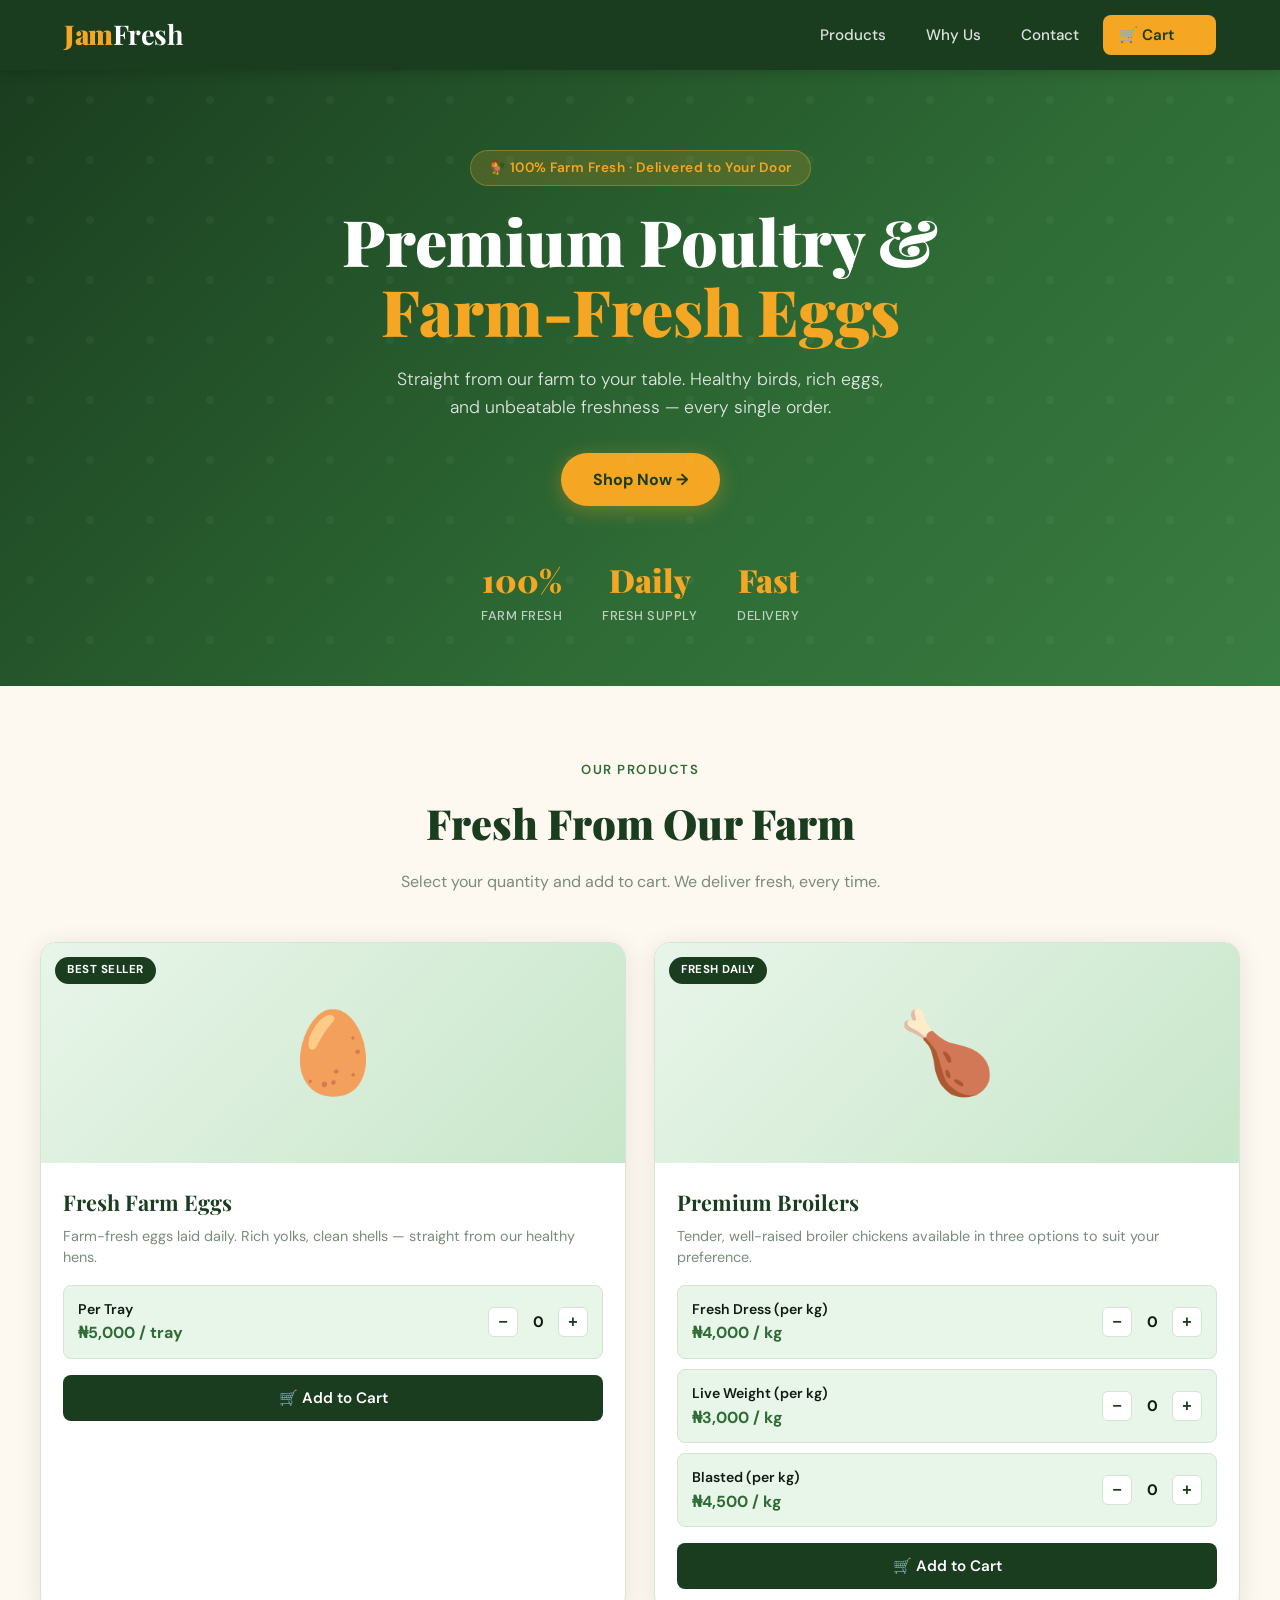
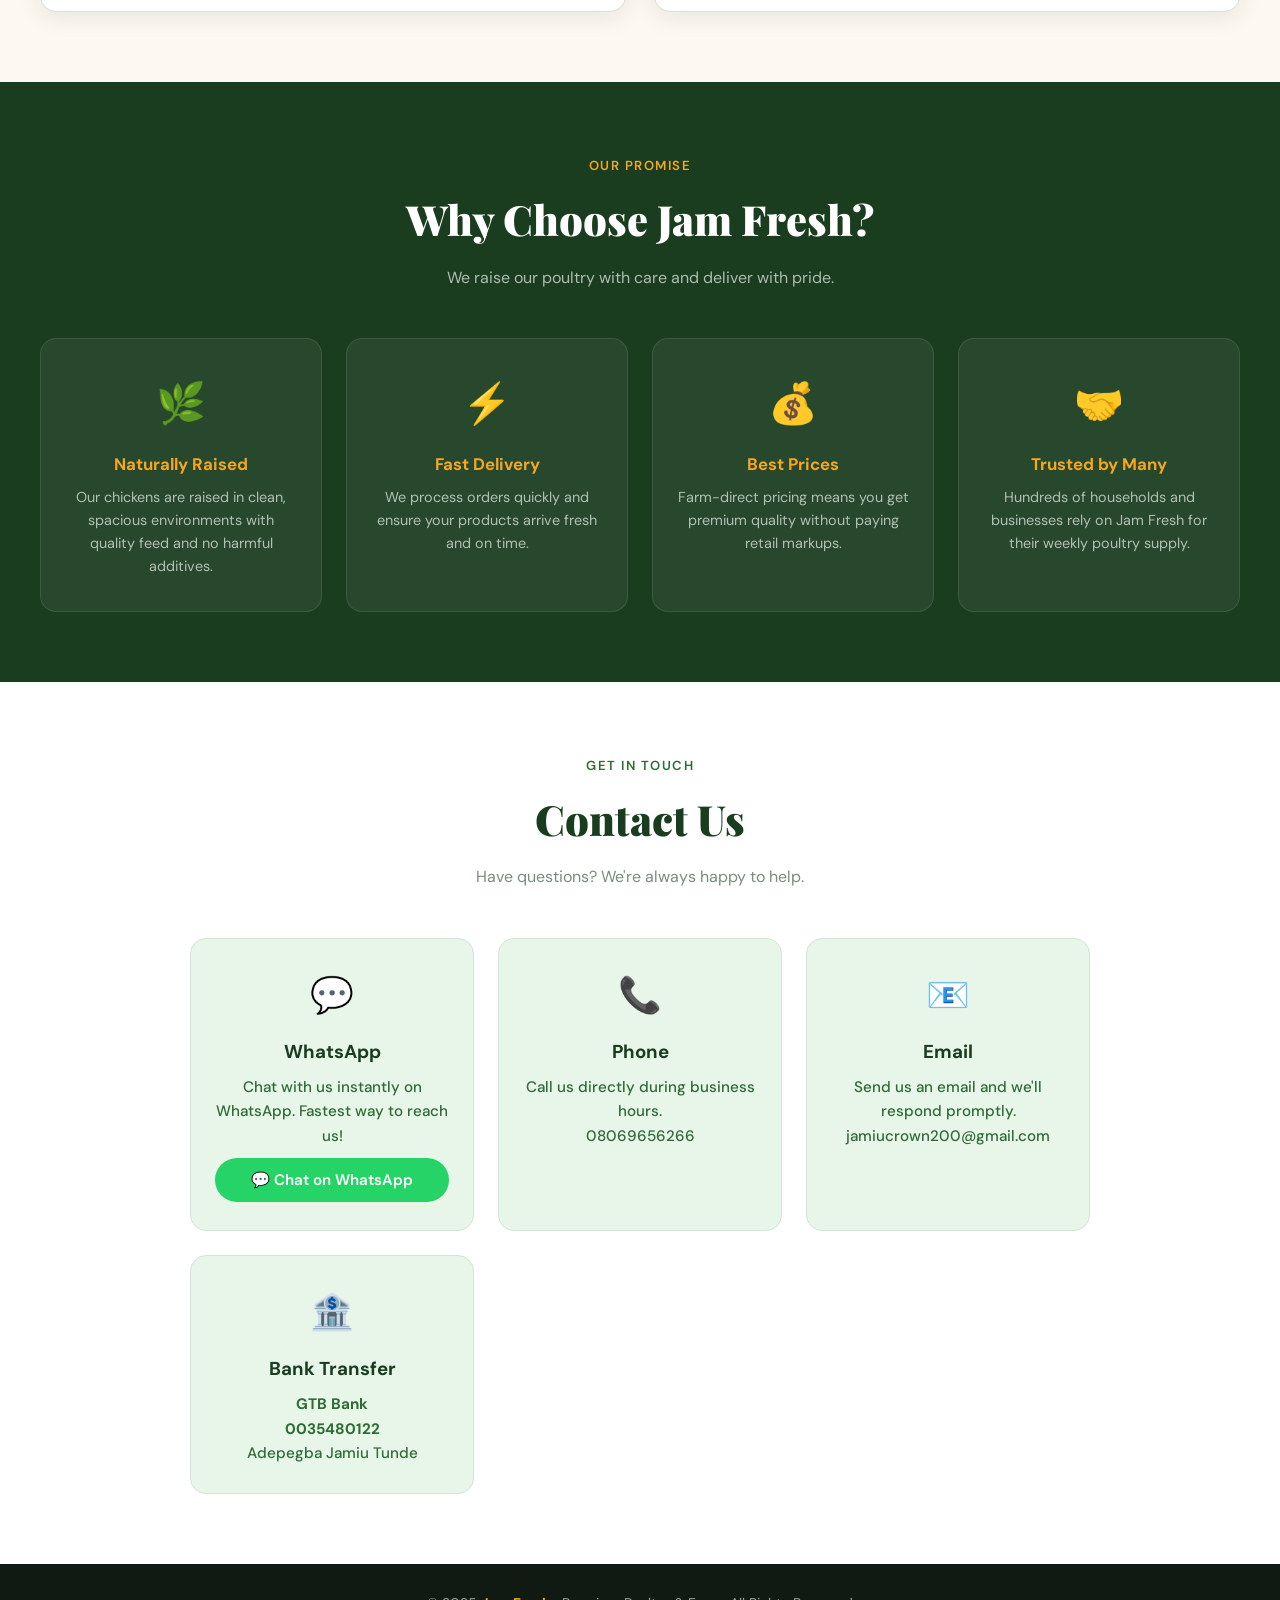
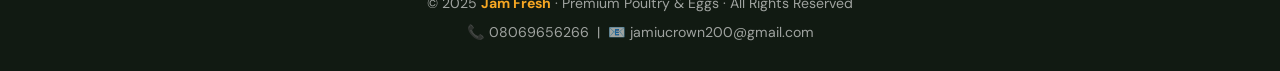
<file: index.html>
<!DOCTYPE html>
<html lang="en">
<head>
  <meta charset="UTF-8" />
  <meta name="viewport" content="width=device-width, initial-scale=1.0" />
  <title>Jam Fresh — Farm-Fresh Poultry &amp; Eggs</title>
  <meta name="description" content="Order fresh farm eggs and premium broilers directly from Jam Fresh. Quality poultry products delivered to your door." />
  <link rel="stylesheet" href="css/style.css" />
  <link rel="icon" type="image/svg+xml" href="data:image/svg+xml,<svg xmlns='http://www.w3.org/2000/svg' viewBox='0 0 100 100'><text y='.9em' font-size='90'>🐓</text></svg>" />
</head>
<body>

<!-- NAV -->
<nav>
  <div class="nav-inner">
    <a href="index.html" class="logo">Jam<span>Fresh</span></a>
    <div class="nav-links">
      <a href="#products">Products</a>
      <a href="#why">Why Us</a>
      <a href="#contact">Contact</a>
      <a href="cart.html" class="cart-btn">
        🛒 Cart <span class="cart-count">0</span>
      </a>
    </div>
    <button class="hamburger" id="hamburger" aria-label="Toggle menu" aria-expanded="false">
      <span></span><span></span><span></span>
    </button>
  </div>
  <!-- FIX: no 'hidden' class — JS toggles 'open' to show -->
  <div class="mobile-menu" id="mobileMenu">
    <a href="#products">🥚 Products</a>
    <a href="#why">⭐ Why Us</a>
    <a href="#contact">📞 Contact</a>
    <a href="cart.html">🛒 Cart (<span class="cart-count">0</span>)</a>
  </div>
</nav>

<!-- HERO -->
<section class="hero">
  <div class="hero-badge">🐓 100% Farm Fresh · Delivered to Your Door</div>
  <h1>Premium Poultry &amp;<br><em>Farm-Fresh Eggs</em></h1>
  <p>Straight from our farm to your table. Healthy birds, rich eggs, and unbeatable freshness — every single order.</p>
  <a href="#products" class="hero-cta">Shop Now →</a>
  <div class="hero-stats">
    <div class="stat">
      <div class="stat-num">100%</div>
      <div class="stat-label">Farm Fresh</div>
    </div>
    <div class="stat">
      <div class="stat-num">Daily</div>
      <div class="stat-label">Fresh Supply</div>
    </div>
    <div class="stat">
      <div class="stat-num">Fast</div>
      <div class="stat-label">Delivery</div>
    </div>
  </div>
</section>

<!-- PRODUCTS -->
<section class="section" id="products">
  <div class="container">
    <div class="section-header">
      <div class="section-tag">Our Products</div>
      <h2>Fresh From Our Farm</h2>
      <p>Select your quantity and add to cart. We deliver fresh, every time.</p>
    </div>
    <div class="products-grid" id="productsGrid">
      <!-- Rendered by JS -->
    </div>
  </div>
</section>

<!-- WHY US -->
<section class="section" id="why">
  <div class="container">
    <div class="section-header">
      <div class="section-tag">Our Promise</div>
      <h2>Why Choose Jam Fresh?</h2>
      <p>We raise our poultry with care and deliver with pride.</p>
    </div>
    <div class="features-grid">
      <div class="feature-card">
        <div class="feature-icon">🌿</div>
        <h3>Naturally Raised</h3>
        <p>Our chickens are raised in clean, spacious environments with quality feed and no harmful additives.</p>
      </div>
      <div class="feature-card">
        <div class="feature-icon">⚡</div>
        <h3>Fast Delivery</h3>
        <p>We process orders quickly and ensure your products arrive fresh and on time.</p>
      </div>
      <div class="feature-card">
        <div class="feature-icon">💰</div>
        <h3>Best Prices</h3>
        <p>Farm-direct pricing means you get premium quality without paying retail markups.</p>
      </div>
      <div class="feature-card">
        <div class="feature-icon">🤝</div>
        <h3>Trusted by Many</h3>
        <p>Hundreds of households and businesses rely on Jam Fresh for their weekly poultry supply.</p>
      </div>
    </div>
  </div>
</section>

<!-- CONTACT -->
<section class="section" id="contact">
  <div class="container">
    <div class="section-header">
      <div class="section-tag">Get In Touch</div>
      <h2>Contact Us</h2>
      <p>Have questions? We're always happy to help.</p>
    </div>
    <div class="contact-grid">
      <div class="contact-card">
        <div class="contact-icon">💬</div>
        <h3>WhatsApp</h3>
        <p>Chat with us instantly on WhatsApp. Fastest way to reach us!</p>
        <a href="https://wa.me/2348069656266" target="_blank" rel="noopener" class="wa-btn">
          💬 Chat on WhatsApp
        </a>
      </div>
      <div class="contact-card">
        <div class="contact-icon">📞</div>
        <h3>Phone</h3>
        <p>Call us directly during business hours.</p>
        <a href="tel:+2348069656266">08069656266</a>
      </div>
      <div class="contact-card">
        <div class="contact-icon">📧</div>
        <h3>Email</h3>
        <p>Send us an email and we'll respond promptly.</p>
        <a href="mailto:jamiucrown200@gmail.com">jamiucrown200@gmail.com</a>
      </div>
      <div class="contact-card">
        <div class="contact-icon">🏦</div>
        <h3>Bank Transfer</h3>
        <p><strong>GTB Bank</strong></p>
        <p><strong>0035480122</strong></p>
        <p>Adepegba Jamiu Tunde</p>
      </div>
    </div>
  </div>
</section>

<!-- FOOTER -->
<footer>
  <p>© 2025 <strong>Jam Fresh</strong> · Premium Poultry &amp; Eggs · All Rights Reserved</p>
  <p style="margin-top:6px">📞 08069656266 &nbsp;|&nbsp; 📧 jamiucrown200@gmail.com</p>
</footer>

<div class="toast-container"></div>
<script src="js/main.js"></script>
</body>
</html>
</file>
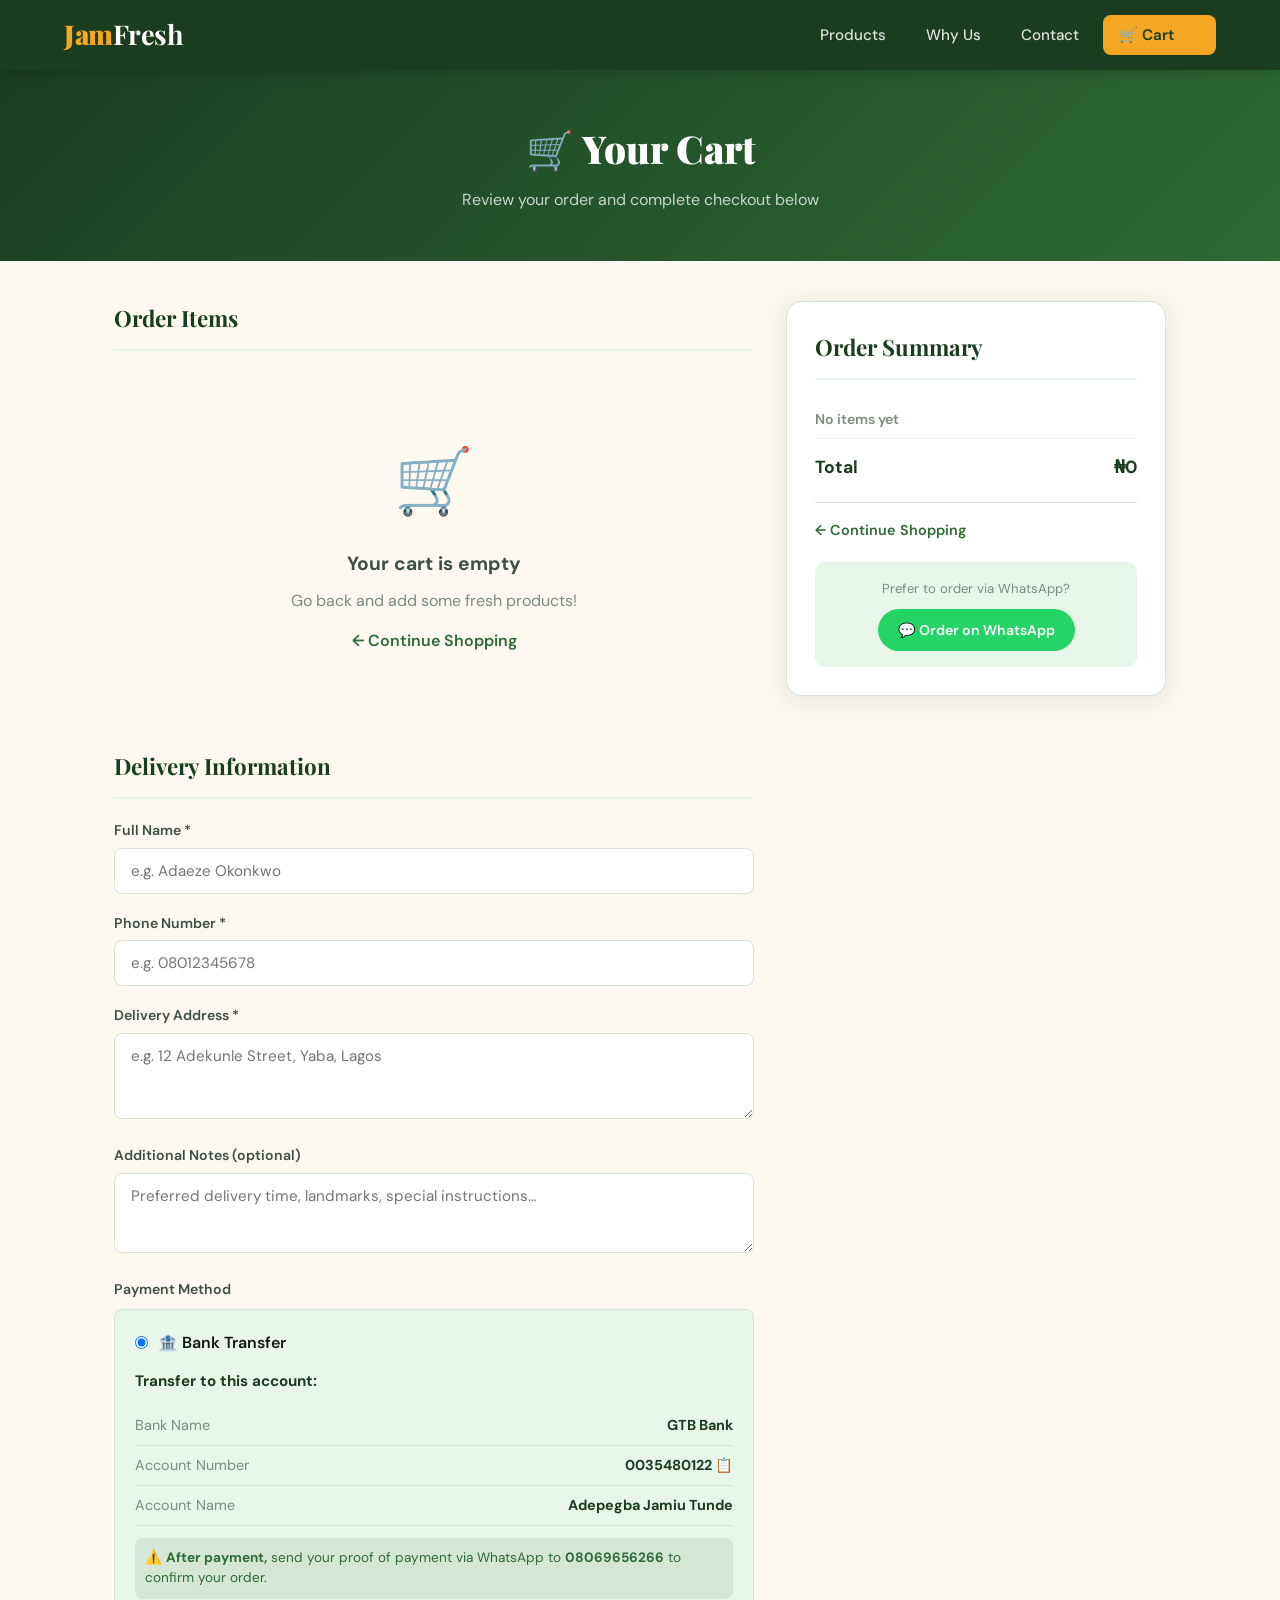
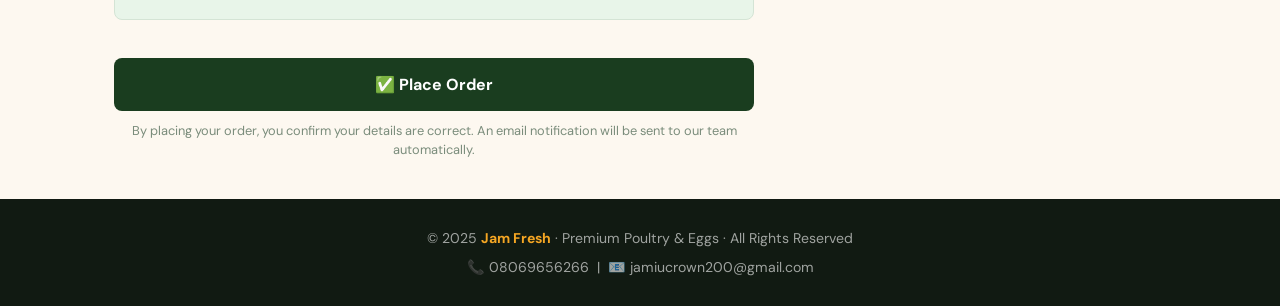
<file: cart.html>
<!DOCTYPE html>
<html lang="en">
<head>
  <meta charset="UTF-8" />
  <meta name="viewport" content="width=device-width, initial-scale=1.0" />
  <title>Cart &amp; Checkout — Jam Fresh</title>
  <link rel="stylesheet" href="css/style.css" />
  <link rel="icon" type="image/svg+xml" href="data:image/svg+xml,<svg xmlns='http://www.w3.org/2000/svg' viewBox='0 0 100 100'><text y='.9em' font-size='90'>🐓</text></svg>" />
</head>
<body>

<!-- NAV -->
<nav>
  <div class="nav-inner">
    <a href="index.html" class="logo">Jam<span>Fresh</span></a>
    <div class="nav-links">
      <a href="index.html#products">Products</a>
      <a href="index.html#why">Why Us</a>
      <a href="index.html#contact">Contact</a>
      <a href="cart.html" class="cart-btn">
        🛒 Cart <span class="cart-count">0</span>
      </a>
    </div>
    <button class="hamburger" id="hamburger" aria-label="Toggle menu" aria-expanded="false">
      <span></span><span></span><span></span>
    </button>
  </div>
  <div class="mobile-menu" id="mobileMenu">
    <a href="index.html#products">🥚 Products</a>
    <a href="index.html#contact">📞 Contact</a>
    <a href="cart.html">🛒 Cart</a>
  </div>
</nav>

<!-- PAGE HEADER -->
<div class="page-header">
  <h1>🛒 Your Cart</h1>
  <p>Review your order and complete checkout below</p>
</div>

<!-- CART + CHECKOUT -->
<div class="cart-page">
  <div class="cart-layout">

    <!-- LEFT: Items + Form -->
    <div>
      <h2 class="cart-section-title">Order Items</h2>
      <div id="cartItems">
        <!-- Rendered by JS -->
      </div>

      <!-- CHECKOUT FORM -->
      <div class="checkout-form">
        <h2 class="cart-section-title" style="margin-top:36px">Delivery Information</h2>
        <form id="checkoutForm" novalidate>

          <div class="form-group">
            <label class="form-label" for="fullName">Full Name *</label>
            <input class="form-input" type="text" id="fullName" placeholder="e.g. Adaeze Okonkwo" required autocomplete="name" />
          </div>

          <!-- FIX: phone alone in form-row; address is full-width textarea below -->
          <div class="form-group">
            <label class="form-label" for="phoneNumber">Phone Number *</label>
            <input class="form-input" type="tel" id="phoneNumber" placeholder="e.g. 08012345678" required autocomplete="tel" />
          </div>

          <div class="form-group">
            <label class="form-label" for="deliveryAddress">Delivery Address *</label>
            <textarea class="form-textarea" id="deliveryAddress" placeholder="e.g. 12 Adekunle Street, Yaba, Lagos" required rows="3"></textarea>
          </div>

          <div class="form-group">
            <label class="form-label" for="orderNotes">Additional Notes (optional)</label>
            <textarea class="form-textarea" id="orderNotes" placeholder="Preferred delivery time, landmarks, special instructions…" rows="2"></textarea>
          </div>

          <!-- PAYMENT METHOD -->
          <div class="form-group">
            <label class="form-label">Payment Method</label>
            <div class="payment-box">
              <div style="display:flex;align-items:center;gap:10px;margin-bottom:14px;">
                <input type="radio" id="bankTransfer" name="payment" value="bank" checked />
                <label for="bankTransfer" style="font-weight:600;cursor:pointer;margin:0;">🏦 Bank Transfer</label>
              </div>
              <h4>Transfer to this account:</h4>
              <div class="bank-detail">
                <span class="label">Bank Name</span>
                <span class="value">GTB Bank</span>
              </div>
              <div class="bank-detail">
                <span class="label">Account Number</span>
                <!-- FIX: accNum click handled in main.js DOMContentLoaded -->
                <span class="value" id="accNum" style="cursor:pointer;" title="Click to copy">0035480122 📋</span>
              </div>
              <div class="bank-detail">
                <span class="label">Account Name</span>
                <span class="value">Adepegba Jamiu Tunde</span>
              </div>
              <div style="margin-top:12px;padding:10px;background:rgba(46,107,53,0.1);border-radius:8px;font-size:0.85rem;color:#2e6b35;line-height:1.5;">
                ⚠️ <strong>After payment,</strong> send your proof of payment via WhatsApp to <strong>08069656266</strong> to confirm your order.
              </div>
            </div>
          </div>

          <button type="submit" class="place-order-btn" id="placeOrderBtn">
            ✅ Place Order
          </button>
          <p style="font-size:0.8rem;color:#7a8c7b;margin-top:10px;text-align:center;line-height:1.5;">
            By placing your order, you confirm your details are correct. An email notification will be sent to our team automatically.
          </p>

        </form>
      </div>
    </div>

    <!-- RIGHT: Order Summary -->
    <div>
      <div class="order-summary-card">
        <h2 class="cart-section-title">Order Summary</h2>
        <div id="summaryLines"></div>
        <div class="summary-total">
          <span>Total</span>
          <span id="summaryTotal">₦0</span>
        </div>
        <div style="margin-top:20px;padding-top:16px;border-top:1px solid var(--border);">
          <a href="index.html" style="display:flex;align-items:center;gap:6px;color:var(--green-mid);font-size:0.9rem;font-weight:600;text-decoration:none;">
            ← Continue Shopping
          </a>
        </div>
        <!-- WhatsApp quick order -->
        <div style="margin-top:20px;padding:16px;background:var(--green-pale);border-radius:10px;text-align:center;">
          <p style="font-size:0.82rem;color:var(--text-light);margin-bottom:10px;">Prefer to order via WhatsApp?</p>
          <a href="https://wa.me/2348069656266?text=Hi%20Jam%20Fresh!%20I%27d%20like%20to%20place%20an%20order%20%F0%9F%90%93"
             target="_blank" rel="noopener"
             style="display:inline-flex;align-items:center;gap:6px;background:#25D366;color:white;padding:10px 20px;border-radius:50px;font-weight:600;text-decoration:none;font-size:0.88rem;">
            💬 Order on WhatsApp
          </a>
        </div>
      </div>
    </div>

  </div>
</div>

<!-- SUCCESS MODAL -->
<div class="modal-overlay" id="successModal" role="dialog" aria-modal="true" aria-labelledby="modalTitle">
  <div class="modal">
    <div class="modal-icon">🎉</div>
    <h2 id="modalTitle">Order Placed!</h2>
    <p>Thank you for your order. Our team has been notified and will contact you shortly to confirm delivery.</p>
    <p style="margin-top:8px;font-size:0.88rem;">
      📧 An email has been prepared for <strong>jamiucrown200@gmail.com</strong> with your full order details.
    </p>
    <div style="margin-top:12px;padding:14px;background:#e8f5e9;border-radius:8px;font-size:0.85rem;color:#2e6b35;line-height:1.6;text-align:left;">
      ✅ <strong>Next step:</strong> complete your bank transfer to:<br>
      <strong>GTB Bank · 0035480122 · Adepegba Jamiu Tunde</strong><br>
      Then send your payment proof on WhatsApp to confirm.
    </div>
    <div style="display:flex;flex-direction:column;gap:12px;margin-top:20px;">
      <!-- FIX: href is set dynamically by JS with real order data before cart is cleared -->
      <a id="whatsappConfirmBtn"
         href="https://wa.me/2348069656266"
         target="_blank" rel="noopener"
         style="display:inline-flex;align-items:center;justify-content:center;gap:8px;background:#25D366;color:white;padding:13px 28px;border-radius:50px;font-weight:700;text-decoration:none;">
        💬 Send Payment Proof on WhatsApp
      </a>
      <!-- FIX: closeModal navigates back to index.html (handled in JS with { once:true }) -->
      <button id="closeModal" class="modal-btn">
        ← Back to Shopping
      </button>
    </div>
  </div>
</div>

<div class="toast-container"></div>

<footer>
  <p>© 2025 <strong>Jam Fresh</strong> · Premium Poultry &amp; Eggs · All Rights Reserved</p>
  <p style="margin-top:6px">📞 08069656266 &nbsp;|&nbsp; 📧 jamiucrown200@gmail.com</p>
</footer>

<script src="js/main.js"></script>
</body>
</html>
</file>
<file: css/style.css>
@import url('https://fonts.googleapis.com/css2?family=Playfair+Display:wght@700;900&family=DM+Sans:wght@300;400;500;600&display=swap');

:root {
  --green-dark:  #1a3d1f;
  --green-mid:   #2e6b35;
  --green-light: #4a9c54;
  --green-pale:  #e8f5e9;
  --amber:       #f5a623;
  --amber-dark:  #d4891a;
  --cream:       #fdf8f0;
  --white:       #ffffff;
  --text-dark:   #111a12;
  --text-mid:    #3d4f3e;
  --text-light:  #7a8c7b;
  --border:      #d4e4d5;
  --shadow:    0 4px 24px rgba(26,61,31,0.10);
  --shadow-lg: 0 12px 48px rgba(26,61,31,0.18);
  --radius:    16px;
  --radius-sm: 8px;
}

*, *::before, *::after { box-sizing: border-box; margin: 0; padding: 0; }
html { scroll-behavior: smooth; }
body {
  font-family: 'DM Sans', sans-serif;
  background: var(--cream);
  color: var(--text-dark);
  line-height: 1.6;
  min-height: 100vh;
}

/* ── NAV ── */
nav {
  background: var(--green-dark);
  position: sticky; top: 0; z-index: 100;
  box-shadow: 0 2px 12px rgba(0,0,0,0.18);
}
.nav-inner {
  max-width: 1200px; margin: 0 auto;
  display: flex; align-items: center; justify-content: space-between;
  padding: 0 24px; height: 70px;
}
.logo {
  font-family: 'Playfair Display', serif;
  font-size: 1.7rem; font-weight: 900;
  color: var(--amber); text-decoration: none; letter-spacing: -0.5px;
}
.logo span { color: var(--white); font-weight: 700; }

.nav-links { display: flex; align-items: center; gap: 8px; }
.nav-links a {
  color: rgba(255,255,255,0.85); text-decoration: none;
  font-size: 0.95rem; font-weight: 500;
  padding: 8px 16px; border-radius: 8px;
  transition: background 0.2s, color 0.2s;
}
.nav-links a:hover { background: rgba(255,255,255,0.1); color: #fff; }
.cart-btn {
  background: var(--amber) !important;
  color: var(--green-dark) !important;
  font-weight: 600 !important;
  display: flex; align-items: center; gap: 6px;
}
.cart-btn:hover { background: var(--amber-dark) !important; }
/* FIX: use visibility not display so layout stays stable */
.cart-count {
  background: var(--green-dark); color: var(--amber);
  border-radius: 50%; width: 20px; height: 20px;
  font-size: 0.75rem; font-weight: 700;
  display: flex; align-items: center; justify-content: center;
  min-width: 20px; visibility: hidden;
}

/* FIX: hamburger hidden by default on desktop */
.hamburger {
  display: none; cursor: pointer; flex-direction: column; gap: 5px;
  background: none; border: none; padding: 4px;
}
.hamburger span {
  display: block; width: 24px; height: 2px;
  background: #fff; border-radius: 2px; transition: 0.3s;
}

/* FIX: mobile menu — closed by default, open when .open class added by JS */
.mobile-menu {
  display: none; /* hidden on desktop */
}

/* ── HERO ── */
.hero {
  background: linear-gradient(135deg, var(--green-dark) 0%, var(--green-mid) 60%, #3a7d42 100%);
  color: white; padding: 80px 24px 60px; text-align: center;
  position: relative; overflow: hidden;
}
.hero::before {
  content: '';
  position: absolute; inset: 0;
  background: url("data:image/svg+xml,%3Csvg width='60' height='60' viewBox='0 0 60 60' xmlns='http://www.w3.org/2000/svg'%3E%3Cg fill='%23ffffff' fill-opacity='0.04'%3E%3Ccircle cx='30' cy='30' r='4'/%3E%3C/g%3E%3C/svg%3E");
  pointer-events: none;
}
.hero-badge {
  display: inline-block;
  background: rgba(245,166,35,0.18); color: var(--amber);
  border: 1px solid rgba(245,166,35,0.35);
  padding: 6px 18px; border-radius: 50px;
  font-size: 0.85rem; font-weight: 600; letter-spacing: 0.5px; margin-bottom: 20px;
}
.hero h1 {
  font-family: 'Playfair Display', serif;
  font-size: clamp(2.4rem, 6vw, 4rem); font-weight: 900; line-height: 1.1; margin-bottom: 18px;
}
.hero h1 em { color: var(--amber); font-style: normal; }
.hero p { font-size: 1.1rem; opacity: 0.85; max-width: 520px; margin: 0 auto 32px; font-weight: 300; }
.hero-cta {
  display: inline-flex; align-items: center; gap: 8px;
  background: var(--amber); color: var(--green-dark);
  text-decoration: none; font-weight: 700; font-size: 1rem;
  padding: 14px 32px; border-radius: 50px;
  transition: transform 0.2s, box-shadow 0.2s;
  box-shadow: 0 4px 20px rgba(245,166,35,0.35);
}
.hero-cta:hover { transform: translateY(-2px); box-shadow: 0 8px 28px rgba(245,166,35,0.45); }
.hero-stats { display: flex; justify-content: center; gap: 40px; margin-top: 48px; flex-wrap: wrap; }
.stat { text-align: center; }
.stat-num { font-family: 'Playfair Display', serif; font-size: 2rem; font-weight: 900; color: var(--amber); }
.stat-label { font-size: 0.8rem; opacity: 0.7; font-weight: 500; letter-spacing: 0.5px; text-transform: uppercase; }

/* ── SECTIONS ── */
.section { padding: 70px 24px; }
.container { max-width: 1200px; margin: 0 auto; }
.section-header { text-align: center; margin-bottom: 48px; }
.section-tag {
  display: inline-block; color: var(--green-mid); font-weight: 600;
  font-size: 0.82rem; letter-spacing: 1.5px; text-transform: uppercase; margin-bottom: 10px;
}
.section-header h2 {
  font-family: 'Playfair Display', serif;
  font-size: clamp(1.8rem, 4vw, 2.6rem); color: var(--green-dark); font-weight: 900;
}
.section-header p { color: var(--text-light); margin-top: 12px; font-size: 1rem; }

/* ── PRODUCTS ── */
#products { background: var(--cream); }
.products-grid {
  display: grid;
  grid-template-columns: repeat(auto-fit, minmax(300px, 1fr));
  gap: 28px;
}
.product-card {
  background: var(--white); border-radius: var(--radius);
  overflow: hidden; box-shadow: var(--shadow);
  transition: transform 0.25s, box-shadow 0.25s;
  border: 1px solid var(--border);
}
.product-card:hover { transform: translateY(-6px); box-shadow: var(--shadow-lg); }

/* FIX: position:relative so badge can be absolute inside */
.product-img-placeholder {
  width: 100%; height: 220px;
  background: linear-gradient(135deg, var(--green-pale), #c8e6ca);
  display: flex; align-items: center; justify-content: center;
  position: relative; /* needed for badge */
}
.product-emoji { font-size: 5rem; }
.product-badge {
  position: absolute; top: 14px; left: 14px;
  background: var(--green-dark); color: white;
  font-size: 0.72rem; font-weight: 700; letter-spacing: 0.5px;
  padding: 4px 12px; border-radius: 50px; text-transform: uppercase;
}
.product-body { padding: 22px; }
.product-name {
  font-family: 'Playfair Display', serif;
  font-size: 1.35rem; font-weight: 700; color: var(--green-dark); margin-bottom: 6px;
}
.product-desc { color: var(--text-light); font-size: 0.9rem; margin-bottom: 16px; line-height: 1.5; }
.product-variants { display: flex; flex-direction: column; gap: 10px; }
.variant-item {
  display: flex; align-items: center; justify-content: space-between;
  padding: 12px 14px; background: var(--green-pale);
  border-radius: var(--radius-sm); border: 1px solid var(--border);
}
.variant-info { display: flex; flex-direction: column; }
.variant-name  { font-size: 0.88rem; font-weight: 600; color: var(--text-dark); }
.variant-price { font-size: 1rem; font-weight: 700; color: var(--green-mid); }
.variant-controls { display: flex; align-items: center; gap: 8px; }
.qty-btn {
  width: 30px; height: 30px;
  background: var(--white); border: 1.5px solid var(--border);
  border-radius: 6px; cursor: pointer;
  font-size: 1rem; font-weight: 600;
  display: flex; align-items: center; justify-content: center;
  transition: background 0.15s, border-color 0.15s; color: var(--green-dark);
}
.qty-btn:hover { background: var(--green-mid); border-color: var(--green-mid); color: white; }
.qty-display { font-weight: 700; font-size: 0.95rem; min-width: 24px; text-align: center; }
.add-to-cart-btn {
  width: 100%; margin-top: 16px;
  background: var(--green-dark); color: white;
  border: none; border-radius: var(--radius-sm);
  padding: 13px; font-size: 0.95rem; font-weight: 600;
  cursor: pointer; transition: background 0.2s, transform 0.15s;
  font-family: 'DM Sans', sans-serif;
}
.add-to-cart-btn:hover { background: var(--green-mid); transform: translateY(-1px); }
.add-to-cart-btn:active { transform: translateY(0); }

/* ── WHY US ── */
#why { background: var(--green-dark); }
#why .section-header h2 { color: white; }
#why .section-tag { color: var(--amber); }
#why .section-header p { color: rgba(255,255,255,0.65); }
.features-grid {
  display: grid;
  grid-template-columns: repeat(auto-fit, minmax(220px, 1fr));
  gap: 24px;
}
.feature-card {
  background: rgba(255,255,255,0.06);
  border: 1px solid rgba(255,255,255,0.1);
  border-radius: var(--radius); padding: 32px 24px; text-align: center;
  transition: background 0.2s;
}
.feature-card:hover { background: rgba(255,255,255,0.10); }
.feature-icon { font-size: 2.5rem; margin-bottom: 16px; }
.feature-card h3 { color: var(--amber); font-size: 1.05rem; font-weight: 700; margin-bottom: 8px; }
.feature-card p { color: rgba(255,255,255,0.65); font-size: 0.9rem; }

/* ── CONTACT ── */
#contact { background: var(--white); }
.contact-grid {
  display: grid;
  grid-template-columns: repeat(auto-fit, minmax(220px, 1fr));
  gap: 24px; max-width: 900px; margin: 0 auto;
}
.contact-card {
  background: var(--green-pale); border: 1px solid var(--border);
  border-radius: var(--radius); padding: 28px 24px; text-align: center;
  transition: transform 0.2s, box-shadow 0.2s;
}
.contact-card:hover { transform: translateY(-4px); box-shadow: var(--shadow); }
.contact-icon { font-size: 2.2rem; margin-bottom: 14px; }
.contact-card h3 { font-weight: 700; color: var(--green-dark); margin-bottom: 8px; }
.contact-card a, .contact-card p {
  color: var(--green-mid); font-size: 0.95rem; font-weight: 500;
  text-decoration: none; display: block;
}
.contact-card a:hover { color: var(--green-dark); text-decoration: underline; }
.wa-btn {
  display: inline-flex; align-items: center; gap: 8px;
  background: #25D366; color: white !important;
  text-decoration: none !important; font-weight: 600 !important;
  padding: 10px 22px; border-radius: 50px; margin-top: 10px;
  font-size: 0.9rem; transition: background 0.2s;
}
.wa-btn:hover { background: #1ebe5d !important; text-decoration: none !important; }

/* ── FOOTER ── */
footer {
  background: var(--text-dark); color: rgba(255,255,255,0.6);
  text-align: center; padding: 28px 24px; font-size: 0.88rem;
}
footer strong { color: var(--amber); }

/* ── TOAST ── */
.toast-container {
  position: fixed; bottom: 24px; right: 24px; z-index: 9999;
  display: flex; flex-direction: column; gap: 10px;
  pointer-events: none;
}
.toast {
  background: var(--green-dark); color: white;
  padding: 14px 22px; border-radius: var(--radius-sm);
  font-size: 0.92rem; font-weight: 500; box-shadow: var(--shadow-lg);
  animation: slideIn 0.3s ease, fadeOut 0.4s 2.6s ease forwards;
  border-left: 4px solid var(--amber); pointer-events: auto;
}
@keyframes slideIn { from { transform: translateX(100%); opacity: 0; } to { transform: translateX(0); opacity: 1; } }
@keyframes fadeOut { to { opacity: 0; transform: translateX(20px); } }

/* ── CART PAGE ── */
.page-header {
  background: linear-gradient(135deg, var(--green-dark), var(--green-mid));
  color: white; padding: 48px 24px; text-align: center;
}
.page-header h1 { font-family: 'Playfair Display', serif; font-size: 2.4rem; font-weight: 900; }
.page-header p { opacity: 0.75; margin-top: 8px; }

.cart-page { padding: 40px 24px; max-width: 1100px; margin: 0 auto; }
.cart-layout { display: grid; grid-template-columns: 1fr 380px; gap: 32px; }
.cart-section-title {
  font-family: 'Playfair Display', serif;
  font-size: 1.4rem; color: var(--green-dark); font-weight: 700;
  margin-bottom: 20px; padding-bottom: 12px;
  border-bottom: 2px solid var(--green-pale);
}
.cart-items-wrapper { display: flex; flex-direction: column; gap: 14px; }
.cart-item {
  background: var(--white); border: 1px solid var(--border);
  border-radius: var(--radius-sm); padding: 16px 20px;
  display: flex; align-items: center; gap: 16px;
  box-shadow: 0 2px 8px rgba(0,0,0,0.05);
}
.cart-item-icon { font-size: 2rem; flex-shrink: 0; }
.cart-item-info { flex: 1; min-width: 0; }
.cart-item-name { font-weight: 700; font-size: 0.95rem; color: var(--green-dark); }
.cart-item-variant { font-size: 0.82rem; color: var(--text-light); margin-top: 2px; }
.cart-item-price { font-weight: 700; color: var(--green-mid); margin-top: 4px; font-size: 0.9rem; }
.cart-item-qty { display: flex; align-items: center; gap: 8px; flex-shrink: 0; }
.remove-item-btn {
  background: none; border: none; cursor: pointer;
  color: #e53935; font-size: 1.1rem; padding: 4px; flex-shrink: 0;
  transition: opacity 0.2s; line-height: 1;
}
.remove-item-btn:hover { opacity: 0.7; }

.empty-cart { text-align: center; padding: 60px 20px; color: var(--text-light); }
.empty-icon { font-size: 4rem; margin-bottom: 16px; }
.empty-cart h3 { font-size: 1.2rem; font-weight: 700; color: var(--text-mid); margin-bottom: 8px; }
.empty-cart a { color: var(--green-mid); font-weight: 600; text-decoration: none; }
.empty-cart a:hover { text-decoration: underline; }

.order-summary-card {
  background: var(--white); border: 1px solid var(--border);
  border-radius: var(--radius); padding: 28px;
  box-shadow: var(--shadow); height: fit-content;
  position: sticky; top: 90px;
}
.summary-row {
  display: flex; justify-content: space-between;
  padding: 8px 0; font-size: 0.88rem; color: var(--text-mid);
  border-bottom: 1px solid var(--green-pale);
  gap: 8px;
}
.summary-row span:last-child { text-align: right; font-weight: 600; flex-shrink: 0; }
.summary-total {
  display: flex; justify-content: space-between;
  padding: 14px 0 0; font-size: 1.1rem; font-weight: 700; color: var(--green-dark);
}

/* ── CHECKOUT FORM ── */
.checkout-form { margin-top: 32px; }
.form-group { margin-bottom: 18px; }
.form-label {
  display: block; font-size: 0.88rem; font-weight: 600;
  color: var(--text-mid); margin-bottom: 6px;
}
.form-input, .form-select, .form-textarea {
  width: 100%; padding: 12px 16px;
  border: 1.5px solid var(--border); border-radius: var(--radius-sm);
  font-family: 'DM Sans', sans-serif; font-size: 0.95rem;
  color: var(--text-dark); background: var(--white);
  transition: border-color 0.2s, box-shadow 0.2s; outline: none;
}
.form-input:focus, .form-select:focus, .form-textarea:focus {
  border-color: var(--green-mid);
  box-shadow: 0 0 0 3px rgba(46,107,53,0.12);
}
.form-textarea { resize: vertical; min-height: 80px; }

/* FIX: form-row only for phone (two cols) — address is full width below */
.form-row { display: grid; grid-template-columns: 1fr 1fr; gap: 16px; }

.payment-box {
  background: var(--green-pale); border: 1.5px solid var(--border);
  border-radius: var(--radius-sm); padding: 20px; margin-top: 8px;
}
.payment-box h4 { font-weight: 700; color: var(--green-dark); margin-bottom: 12px; font-size: 0.95rem; }
.bank-detail {
  display: flex; justify-content: space-between;
  padding: 8px 0; font-size: 0.9rem;
  border-bottom: 1px solid var(--border);
}
.bank-detail:last-child { border: none; }
.bank-detail .label { color: var(--text-light); }
.bank-detail .value { font-weight: 700; color: var(--green-dark); }

.place-order-btn {
  width: 100%; background: var(--green-dark); color: white;
  border: none; border-radius: var(--radius-sm);
  padding: 16px; font-size: 1rem; font-weight: 700;
  cursor: pointer; margin-top: 20px;
  transition: background 0.2s, transform 0.15s;
  font-family: 'DM Sans', sans-serif;
}
.place-order-btn:hover { background: var(--green-mid); transform: translateY(-1px); }
.place-order-btn:disabled { opacity: 0.6; cursor: not-allowed; transform: none; }

/* ── SUCCESS MODAL ── */
.modal-overlay {
  position: fixed; inset: 0;
  background: rgba(0,0,0,0.6); backdrop-filter: blur(4px);
  z-index: 999; display: flex; align-items: center; justify-content: center;
  padding: 24px; opacity: 0; pointer-events: none; transition: opacity 0.3s;
}
.modal-overlay.active { opacity: 1; pointer-events: all; }
.modal {
  background: white; border-radius: var(--radius);
  padding: 40px 36px; max-width: 480px; width: 100%;
  text-align: center; box-shadow: var(--shadow-lg);
  transform: scale(0.9); transition: transform 0.3s;
  max-height: 90vh; overflow-y: auto;
}
.modal-overlay.active .modal { transform: scale(1); }
.modal-icon { font-size: 3.5rem; margin-bottom: 16px; }
.modal h2 { font-family: 'Playfair Display', serif; font-size: 1.8rem; color: var(--green-dark); margin-bottom: 12px; }
.modal p { color: var(--text-light); margin-bottom: 8px; line-height: 1.7; font-size: 0.95rem; }
.modal-btn {
  display: inline-block; margin-top: 12px;
  background: var(--green-dark); color: white;
  padding: 13px 32px; border-radius: 50px;
  font-weight: 700; text-decoration: none; font-size: 0.95rem;
  transition: background 0.2s; border: none; cursor: pointer;
  font-family: 'DM Sans', sans-serif; width: 100%;
}
.modal-btn:hover { background: var(--green-mid); }

/* ── RESPONSIVE ── */
@media (max-width: 768px) {
  .nav-links { display: none; }
  .hamburger { display: flex; }

  /* FIX: mobile menu shown as block when .open is toggled by JS */
  .mobile-menu {
    display: none;
    background: var(--green-dark);
    padding: 12px 24px 20px;
    border-top: 1px solid rgba(255,255,255,0.1);
  }
  .mobile-menu.open { display: block; }
  .mobile-menu a {
    display: block; color: rgba(255,255,255,0.85);
    text-decoration: none; padding: 12px 0; font-weight: 500;
    border-bottom: 1px solid rgba(255,255,255,0.08);
    transition: color 0.2s;
  }
  .mobile-menu a:hover { color: var(--amber); }

  .cart-layout { grid-template-columns: 1fr; }
  .order-summary-card { position: static; }
  .form-row { grid-template-columns: 1fr; }
  .hero-stats { gap: 24px; }
  .cart-item { flex-wrap: wrap; }
}
@media (max-width: 480px) {
  .hero { padding: 60px 16px 40px; }
  .section { padding: 48px 16px; }
  .products-grid { grid-template-columns: 1fr; }
  .modal { padding: 28px 20px; }
}
</file>
